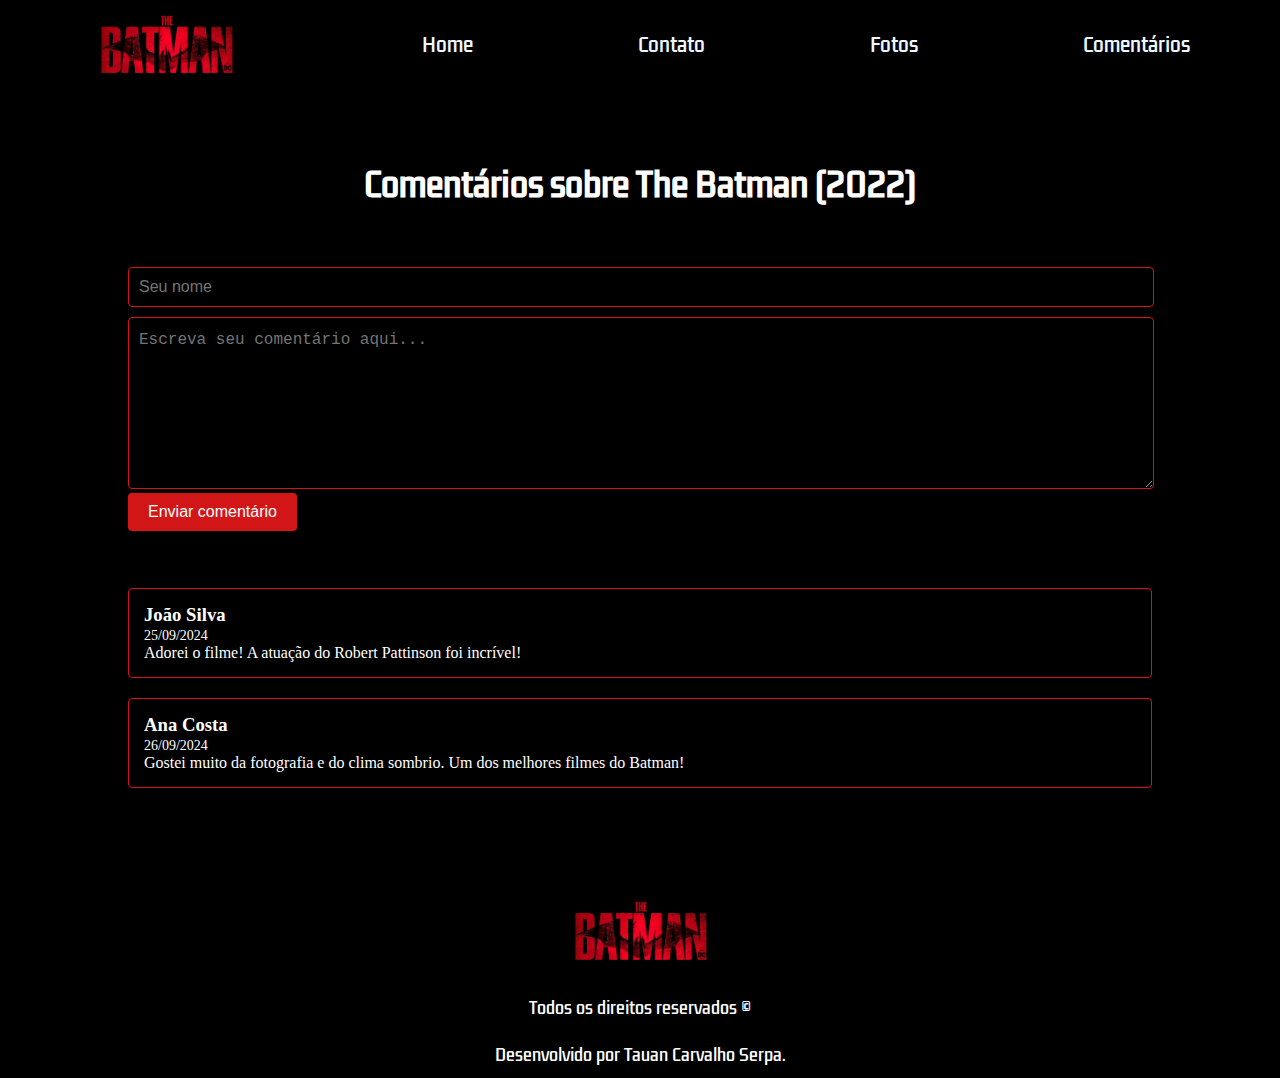
<file: comentarios.html>
<!DOCTYPE html>
<html lang="en">

<head>
    <meta charset="UTF-8">
    <meta name="viewport" content="width=device-width, initial-scale=1.0">
    <title>Comentários</title>

    <link rel="stylesheet" href="./src/css/estilo.css">
    <link rel="stylesheet" href="./src/css/reset.css">
    <link rel="stylesheet" href="./src/css/responsivo.css">
</head>

<body>

    <header>
        <img id="logo" src="./src/imagens/batman-logo.webp" />

        <nav>
            <ul>
                <a href="./index.html">
                    <li>Home</li>
                </a>

                <a href="./contato.html">
                    <li>Contato</li>
                </a>

                <a href="./fotos.html">
                    <li>Fotos</li>
                </a>

                <a href="./comentarios.html">
                    <li>Comentários</li>
                </a>
            </ul>
        </nav>
    </header>

    <div class="container">
        <h1 class="titulo-comentarios">Comentários sobre The Batman (2022)</h1>

        <div class="comment-form">
            <h2>Deixe seu comentário:</h2>
            <input type="text" id="username" placeholder="Seu nome">
            <textarea id="comment" placeholder="Escreva seu comentário aqui..."></textarea>
            <button onclick="addComment()">Enviar comentário</button>
        </div>

        <div class="comments-section" id="comments-section">
            <h2>Comentários:</h2>

            <!-- Comentários existentes -->
            <div class="comment">
                <h3>João Silva</h3>
                <time>25/09/2024</time>
                <p>Adorei o filme! A atuação do Robert Pattinson foi incrível!</p>
            </div>
            <div class="comment">
                <h3>Ana Costa</h3>
                <time>26/09/2024</time>
                <p>Gostei muito da fotografia e do clima sombrio. Um dos melhores filmes do Batman!</p>
            </div>
        </div>
    </div>

    <script>
        function addComment() {
            const username = document.getElementById('username').value;
            const comment = document.getElementById('comment').value;

            if (username && comment) {
                const commentsSection = document.getElementById('comments-section');

                // Criar novo elemento de comentário
                const newComment = document.createElement('div');
                newComment.classList.add('comment');

                const commentAuthor = document.createElement('h3');
                commentAuthor.textContent = username;

                const commentDate = document.createElement('time');
                commentDate.textContent = new Date().toLocaleDateString('pt-BR');

                const commentText = document.createElement('p');
                commentText.textContent = comment;

                // Adicionar elementos ao novo comentário
                newComment.appendChild(commentAuthor);
                newComment.appendChild(commentDate);
                newComment.appendChild(commentText);

                // Adicionar o novo comentário à seção de comentários
                commentsSection.appendChild(newComment);

                // Limpar os campos
                document.getElementById('username').value = '';
                document.getElementById('comment').value = '';
            } else {
                alert('Por favor, preencha seu nome e comentário.');
            }
        }
    </script>

    <footer>
        <img style="object-fit: contain;" id="logo" src="./src/imagens/batman-logo.webp" />
        <span>Todos os direitos reservados ©</span>
        <span>Desenvolvido por Tauan Carvalho Serpa.</span>

        <nav class="footer-navegacao">
            <ul class="footer-lista">
                <a href="./index.html">
                    <li>Home</li>
                </a>

                <a href="./contato.html">
                    <li>Contato</li>
                </a>

                <a href="./fotos.html">
                    <li>Fotos</li>
                </a>

                <a href="./comentarios.html">
                    <li>Comentários</li>
                </a>
            </ul>
        </nav>
    </footer>
</body>

</html>
</file>
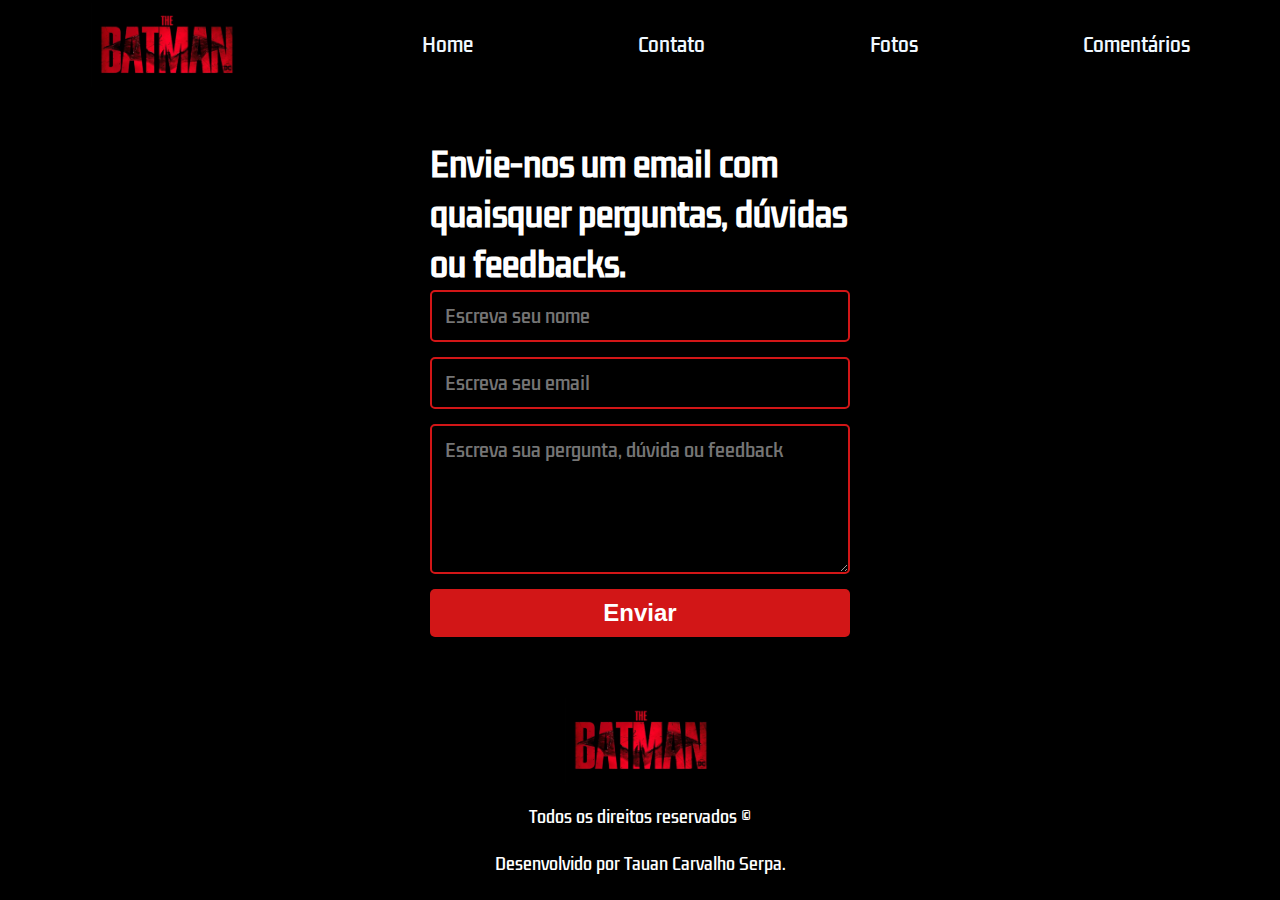
<file: contato.html>
<!DOCTYPE html>
<html lang="en">

<head>
    <meta charset="UTF-8">
    <meta name="viewport" content="width=device-width, initial-scale=1.0">
    <title>Contato</title>

    <link rel="stylesheet" href="./src/css/estilo.css">
    <link rel="stylesheet" href="./src/css/reset.css">
    <link rel="stylesheet" href="./src/css/responsivo.css">
</head>

<body>

    <header>
        <img id="logo" src="./src/imagens/batman-logo.webp" />

        <nav>
            <ul>
                <a href="./index.html">
                    <li>Home</li>
                </a>

                <a href="./contato.html">
                    <li>Contato</li>
                </a>

                <a href="./fotos.html">
                    <li>Fotos</li>
                </a>

                <a href="./comentarios.html">
                    <li>Comentários</li>
                </a>
            </ul>
        </nav>
    </header>

    <form>

        <h1>Envie-nos um email com quaisquer perguntas, dúvidas ou feedbacks.</h1>

        <input name="name" type="text" class="feedback-input" placeholder="Escreva seu nome" />

        <input name="email" type="text" class="feedback-input" placeholder="Escreva seu email" />

        <textarea name="texto" class="feedback-input" placeholder="Escreva sua pergunta, dúvida ou feedback"></textarea>

        <input type="submit" value="Enviar" />
    </form>

    <footer>
        <img style="object-fit: contain;" id="logo" src="./src/imagens/batman-logo.webp" />
        <span>Todos os direitos reservados ©</span>
        <span>Desenvolvido por Tauan Carvalho Serpa.</span>

        <nav class="footer-navegacao">
            <ul class="footer-lista">
                <a href="./index.html">
                    <li>Home</li>
                </a>

                <a href="./contato.html">
                    <li>Contato</li>
                </a>

                <a href="./fotos.html">
                    <li>Fotos</li>
                </a>

                <a href="./comentarios.html">
                    <li>Comentários</li>
                </a>
            </ul>
        </nav>
    </footer>
</body>

</html>
</file>
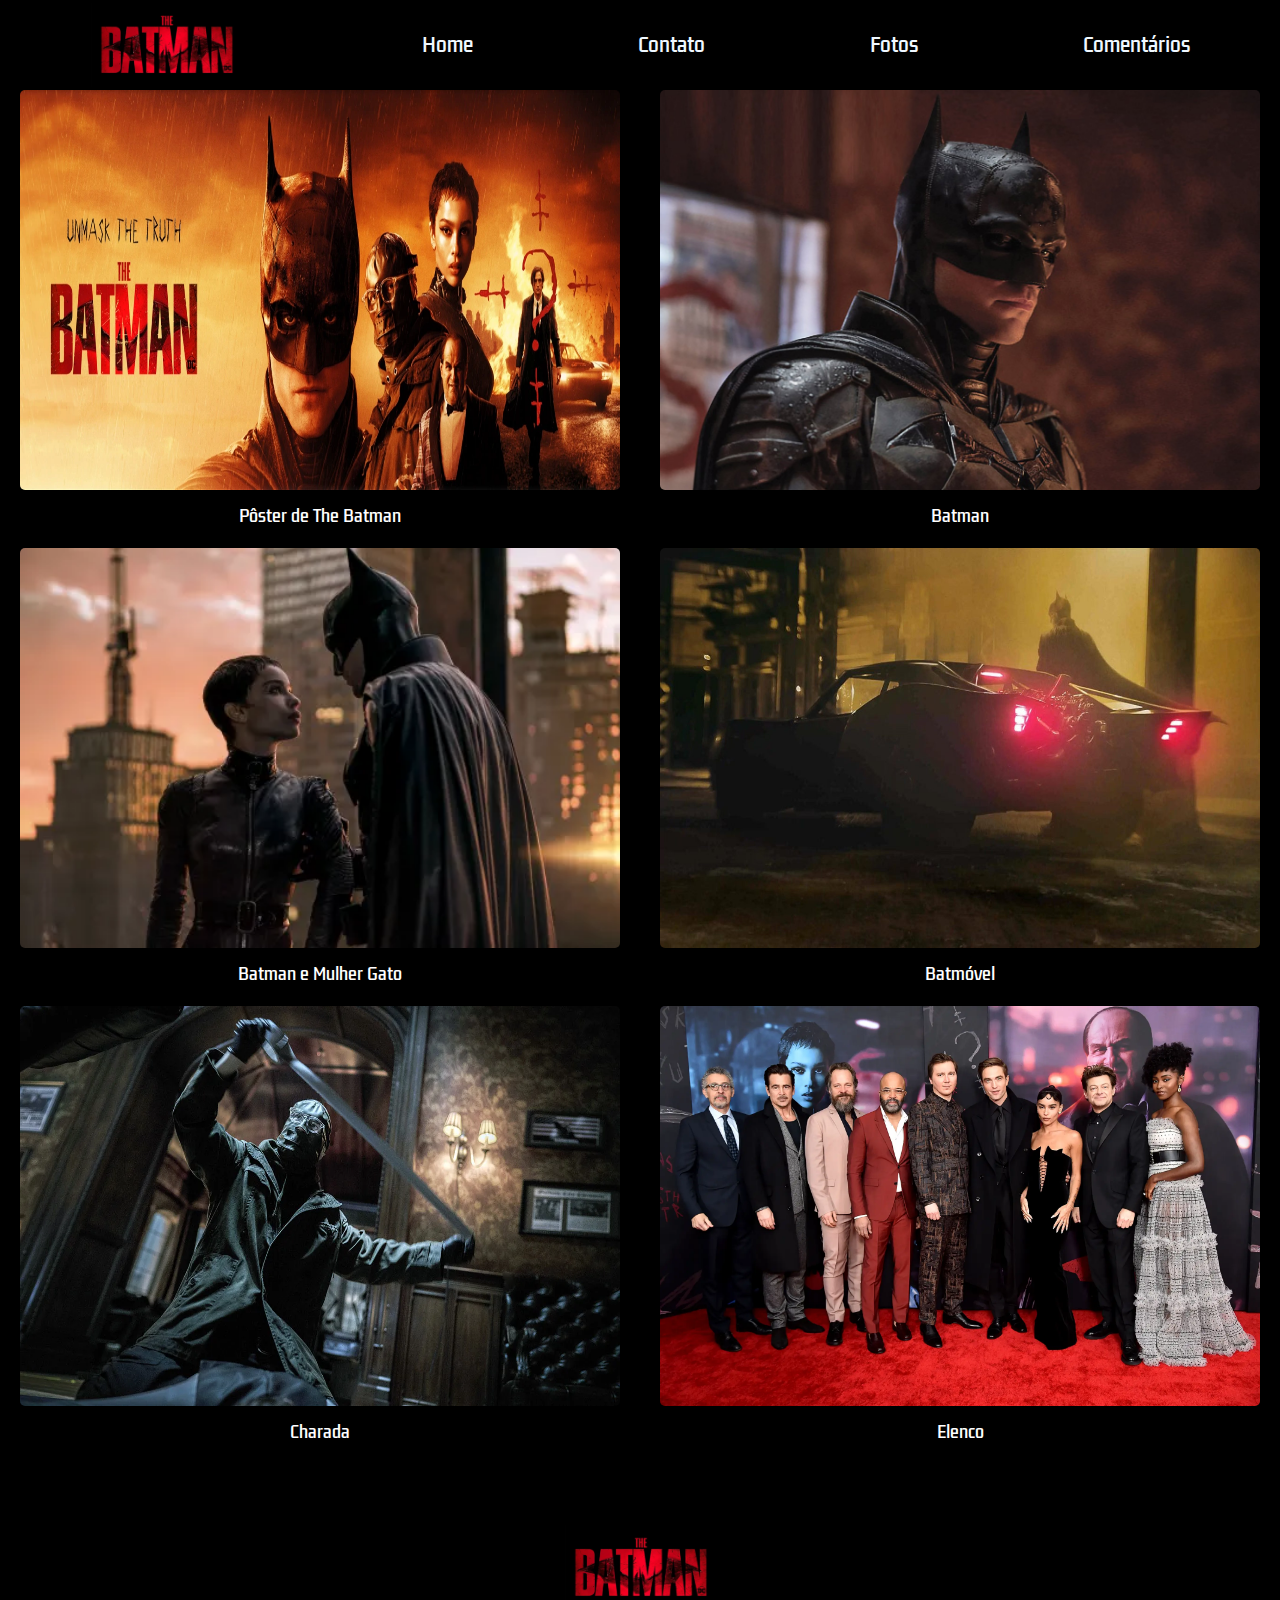
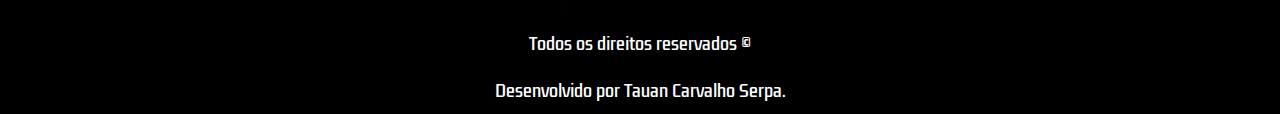
<file: fotos.html>
<!DOCTYPE html>
<html lang="en">

<head>
    <meta charset="UTF-8">
    <meta name="viewport" content="width=device-width, initial-scale=1.0">
    <title>Fotos</title>

    <link rel="stylesheet" href="./src/css/estilo.css">
    <link rel="stylesheet" href="./src/css/reset.css">
    <link rel="stylesheet" href="./src/css/responsivo.css">
</head>

<body>

    <header>
        <img id="logo" src="./src/imagens/batman-logo.webp" />

        <nav>
            <ul>
                <a href="./index.html">
                    <li>Home</li>
                </a>

                <a href="./contato.html">
                    <li>Contato</li>
                </a>

                <a href="./fotos.html">
                    <li>Fotos</li>
                </a>

                <a href="./comentarios.html">
                    <li>Comentários</li>
                </a>
            </ul>
        </nav>
    </header>

    <div class="galeria">

        <div class="galeria-item">

            <a target="_blank" href="./src/imagens/fotogaleria1.webp">
                <img src="./src/imagens/fotogaleria1.webp" alt="Pôster de The Batman" width="600" height="400">
            </a>
            <p>Pôster de The Batman</p>
        </div>

        <div class="galeria-item">
            <a target="_blank" href="./src/imagens/fotogaleria2.jpg">
                <img src="./src/imagens/fotogaleria2.jpg" alt="Batman" width="600" height="400">
            </a>
            <p>Batman</p>
        </div>

        <div class="galeria-item">
            <a target="_blank" href="./src/imagens/fotogaleria3.webp">
                <img src="./src/imagens/fotogaleria3.webp" alt="Batman e Mulher Gato" width="600" height="400">
            </a>
            <p>Batman e Mulher Gato</p>
        </div>

        <div class="galeria-item">
            <a target="_blank" href="./src/imagens/fotogaleria4.jpg">
                <img src="./src/imagens/fotogaleria4.jpg" alt="Batmóvel" width="600" height="400">
            </a>
            <p>Batmóvel</p>
        </div>

        <div class="galeria-item">
            <a target="_blank" href="./src/imagens/fotogaleria5.webp">
                <img src="./src/imagens/fotogaleria5.webp" alt="Charada" width="600" height="400">
            </a>
            <p>Charada</p>
        </div>

        <div class="galeria-item">
            <a target="_blank" href="./src/imagens/fotogaleria6.webp">
                <img src="./src/imagens/fotogaleria6.webp" alt="Elenco" width="600" height="400">
            </a>
            <p>Elenco</p>
        </div>

    </div>

    <footer>
        <img style="object-fit: contain;" id="logo" src="./src/imagens/batman-logo.webp" />
        <span>Todos os direitos reservados ©</span>
        <span>Desenvolvido por Tauan Carvalho Serpa.</span>

        <nav class="footer-navegacao">
            <ul class="footer-lista">
                <a href="./index.html">
                    <li>Home</li>
                </a>

                <a href="./contato.html">
                    <li>Contato</li>
                </a>

                <a href="./fotos.html">
                    <li>Fotos</li>
                </a>

                <a href="./comentarios.html">
                    <li>Comentários</li>
                </a>
            </ul>
        </nav>
    </footer>
</body>

</html>
</file>
<file: src/css/estilo.css>
@import url('https://fonts.googleapis.com/css2?family=Kdam+Thmor+Pro&display=swap');

header {
    height: 90px;
    display: flex;
    justify-content: space-around;
    align-items: center;
}

nav {
    width: 60%;
}

ul {
    display: flex;
    width: 100%;
    justify-content: space-between;
}

li {
    list-style: none;
    color: aliceblue;
    cursor: pointer;
    font-size: 19px;
    transition: .5s;
    font-family: 'Kdam Thmor Pro', sans-serif;
}

li:hover {
    color: #D21617;
}

#logo {
    width: 150px;
    height: auto;
}

#banner {
    background-image: url('../imagens/batman-banner-1.jpg');
    background-position: 50% 50%;
    background-size: cover;
    width: 100%;
    height: 600px;
}

#trailer-container {
    width: 100%;
    height: 400px;
    display: flex;
    justify-content: center;
}

.conteudo {
    width: 60%;
    display: flex;
    align-items: center;
    justify-content: space-between;
}

.trailer {
    width: 60%;
}

#sinopse {
    width: 50%;
    display: flex;
    flex-direction: column;
    justify-content: space-between;
    margin-left: 30px;
}

.descricao {
    color: #fff;
    font-size: 19px;
    font-family: 'Kdam Thmor Pro', sans-serif;
    font-style: 'Kdam Thmor Pro', sans-serif;
    width: 70%;
}

.botao {
    width: 200px;
    height: 60px;
    background-color: #D21617;
    color: #fff;
    padding: 8px 10px;
    border-radius: 5px;
    cursor: pointer;
    transition: .8s;
    font-size: 18px;
    display: flex;
    justify-content: center;
    align-items: center;
    font-weight: bold;
    border: none;
    outline: none;
    margin-top: 25px;
}

.botao:hover {
    background-color: #fff;
    color: #000;
}

.atores-cards-container {
    width: 100%;
    display: flex;
    justify-content: center;
    margin-top: 50px;
}

.cards-conteudo {
    width: 90%;
    display: grid;
    grid-template-columns: repeat(3, 1fr);
    row-gap: 20px;
    column-gap: 40px;
}

.card {
    width: 100%;
    height: 600px;
    background-size: cover;
    background-position: 50% 50%;
    border-radius: 5px;
    cursor: pointer;
    transition: 1s;
    display: flex;
    flex-direction: column;
    justify-content: flex-end;
    padding: 0 0 20px 10px;
    color: #fff;
    font-size: 17px;
    font-family: 'Kdam Thmor Pro', sans-serif;
}

.card:hover {
    transform: scale(1.02);
}

.banner-1 {
    background-image: url('../imagens/batman-card.jpg');
}

.banner-2 {
    background-image: url('../imagens/mulher-gato-card.jpg');
}

.banner-3 {
    background-image: url('../imagens/charada-card.webp');
    height: 600px;
    background-position: 30% 50%;
}

footer {
    height: 200px;
    margin-top: 50px;
    display: flex;
    flex-direction: column;
    align-items: center;
    justify-content: space-around;
}

span {
    color: #fff;
    font-family: 'Kdam Thmor Pro', sans-serif;
}

.footer-navegacao {
    display: none;
}

.footer-lista {
    display: flex;
    flex-direction: column;
    align-items: center;
}

form {
    max-width: 420px;
    margin: 50px auto;
}

.feedback-input {
    color: #fff;
    font-family: 'Kdam Thmor Pro', sans-serif;
    font-weight: 500;
    font-size: 18px;
    border-radius: 5px;
    line-height: 22px;
    background-color: transparent;
    border: 2px solid #D21617;
    transition: all 0.3s;
    padding: 13px;
    margin-bottom: 15px;
    width: 100%;
    box-sizing: border-box;
    outline: 0;
}

.feedback-input:focus {
    border: 2px solid #D21617;
}

textarea {
    height: 150px;
    line-height: 150%;
    resize: vertical;
}

[type="submit"] {

    width: 100%;
    border-radius: 5px;
    border: 0;
    cursor: pointer;
    background-color: #D21617;
    color: #fff;
    font-size: 24px;
    padding-top: 10px;
    padding-bottom: 10px;
    transition: all .8s;
    margin-top: -4px;
    font-weight: 700;
}

[type="submit"]:hover {
    background-color: #fff;
    color: #000;
}

h1 {
    font-family: 'Kdam Thmor Pro';
    color: #fff;
}

.galeria {
    display: flex;
    flex-wrap: wrap;
    justify-content: space-around;
    gap: 0px;
}

.galeria-item {
    width: 600px;
    text-align: center;
}

.galeria-item img {
    width: 600px;
    height: 400px;
    border-radius: 5px;

}

.galeria-item img:hover {
    border: 1px solid #D21617;
    transition: .8s;

}

.galeria-item p {
    margin-top: 10px;
    margin-bottom: 20px;
    font-size: 16px;
    color: #fff;
    font-family: 'Kdam Thmor Pro';
}

.container {
    width: 80%;
    margin: 0 auto;
    padding: 20px;
    background-color: #000;
    margin-top: 50px;
}

.titulo-comentarios {
    text-align: center;
    color: #fff;
}

.comment-form {
    margin-top: 30px;
    margin-bottom: 30px;
    margin-right: 20px;
}

.comment-form textarea {
    width: 100%;
    padding: 10px;
    font-size: 16px;
    border: 1px solid #D21617;
    border-radius: 4px;
    resize: vertical;
    height: 150px;
    color: #fff
}

.comment-form input[type="text"] {
    width: 100%;
    padding: 10px;
    font-size: 16px;
    margin-bottom: 10px;
    border: 1px solid #D21617;
    border-radius: 4px;
    color: #fff
}

.comment-form button {
    background-color: #D21617;
    color: white;
    padding: 10px 20px;
    border: none;
    cursor: pointer;
    font-size: 16px;
    border-radius: 4px;
    transition: .8s
}

.comment-form button:hover {
    background-color: #fff;
    color: #000
}

.comments-section {
    margin-top: 30px;
}

.comment {
    background-color: #000;
    border: 1px solid #D21617;
    padding: 15px;
    margin-bottom: 20px;
    border-radius: 4px;
}

.comment h3 {
    margin-top: 0;
    color: #fff;
}

.comment p {
    color: #fff;
}

.comment time {
    font-size: 14px;
    color: #fff;
}
</file>
<file: src/css/responsivo.css>
@media(max-width: 820px) {
    .footer-navegacao {
        display: block;
    }

    nav {
        display: none;
    }

    #banner {
        background-position: 40%;
    }

    #trailer-container {
        width: 100%;
        height: 400px;
        display: flex;
        flex-direction: column;
    }

    .conteudo {
        width: 95%;
        display: flex;
        flex-direction: column;
    }

    .trailer {
        width: 100%;
    }

    #sinopse {
        width: 95%;
        flex-direction: column;
        justify-content: space-between;
    }

    .descricao {
        width: 100%;
    }

    .botao {
        width: 100%;
        margin-top: 30px;
    }

    .cards-conteudo {
        grid-template-columns: 1fr;
        margin-top: 150px;
    }

    .banner-3 {
        background-position: 30% 20%;

    }

    .galeria-item {
        width: 100%;
        text-align: center;
    }

    .galeria-item img {
        width: 100%;
        height: 400px;
    }
}
</file>
